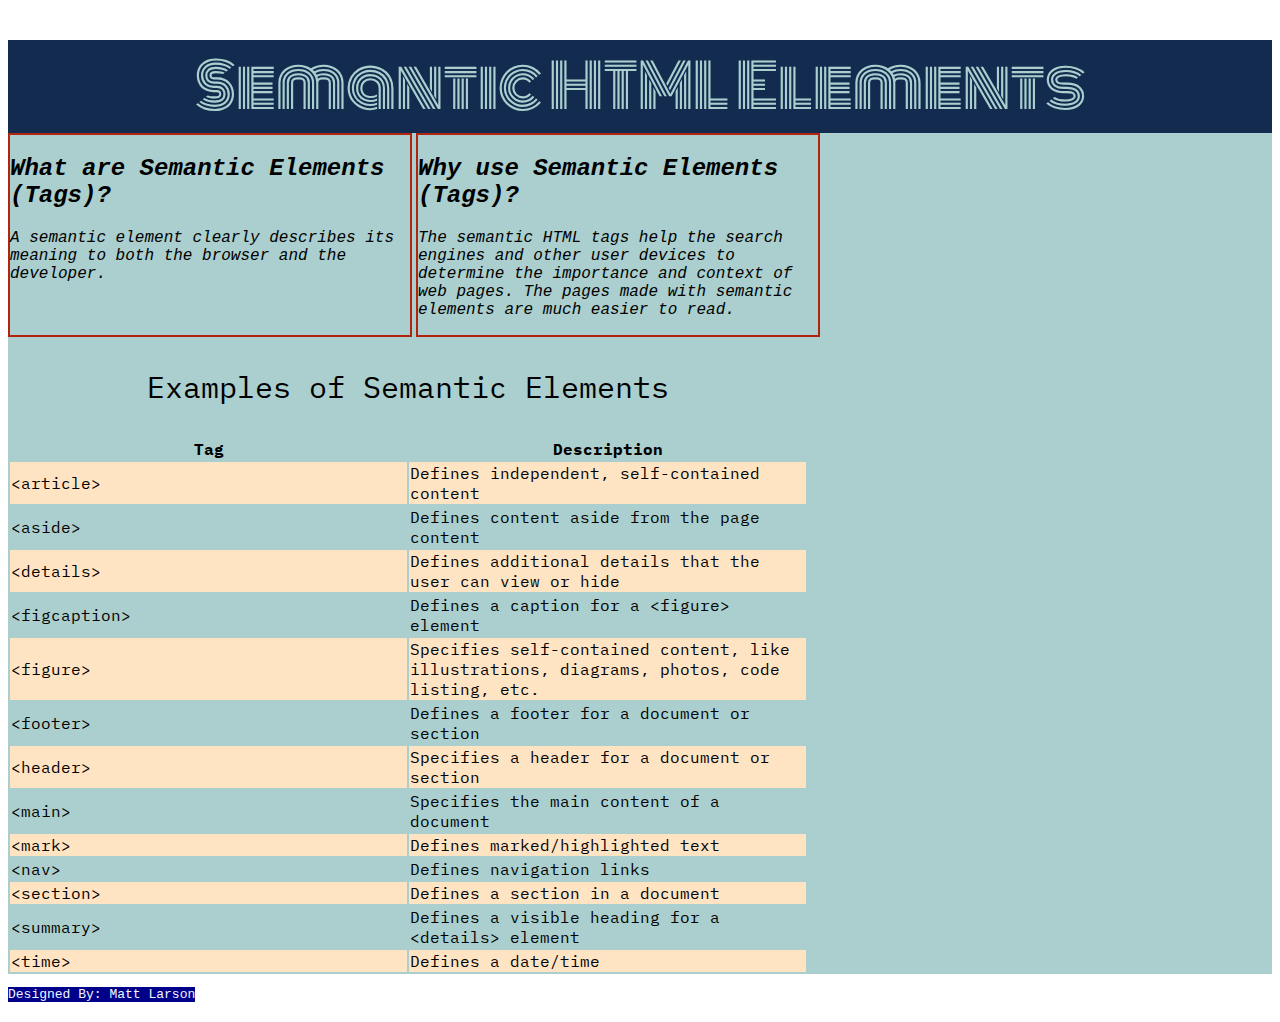
<file: Cheat_Sheat_Project/index.html>
<!DOCTYPE html>
<html lang="en">
<head>
    <meta charset="UTF-8">
    <meta name="viewport" content="width=device-width, initial-scale=1.0">
    <title>Cheat Sheet</title>
    <link rel="stylesheet" href="./Resources/CSS/style.css">
    <link rel="preconnect" href="https://fonts.googleapis.com">
    <link rel="preconnect" href="https://fonts.gstatic.com" crossorigin>
    <link href="https://fonts.googleapis.com/css2?family=IBM+Plex+Mono:ital,wght@0,100;0,200;0,300;0,400;0,500;0,600;0,700;1,100;1,200;1,300;1,400;1,500;1,600;1,700&family=Monoton&display=swap" rel="stylesheet">
</head>
<body>
    <heading>
        <h1>Semantic HTML Elements</h1>
    </heading>

    <main>
        <div class="qa"> 
            <h2 class="question">What are Semantic Elements (Tags)?</h2>
            <p class="answer">A semantic element clearly describes its meaning to both the browser and the developer.</p>
        </div>
       
        <div class="qa">
            <h2 class="question">Why use Semantic Elements (Tags)?</h2>
            <p class="answer">The semantic HTML tags help the search engines and other user devices to determine the importance and context of web pages. The pages made with semantic elements are much easier to read.</p>
        </div>
        <table>
            <head><p id="head">Examples of Semantic Elements</p></head>
            <tr>
                <th>Tag</th>
                <th>Description</th>
            </tr>
            <tr>
                <td>&lt;article&gt;</td>
                <td>Defines independent, self-contained content</td>
            </tr>
            <tr>
                <td>&lt;aside&gt;</td>
                <td>Defines content aside from the page content</td>
            </tr>
            <tr>
                <td>&lt;details&gt;</td>
                <td>Defines additional details that the user can view or hide</td>
            </tr>
            <tr>
                <td>&lt;figcaption&gt;</td>
                <td>Defines a caption for a &lt;figure&gt; element</td>
            </tr>
            <tr>
                <td>&lt;figure&gt;</td>
                <td>Specifies self-contained content, like illustrations, diagrams, photos, code listing, etc.</td>
            </tr>
            <tr>
                <td>&lt;footer&gt;</td>
                <td>Defines a footer for a document or section</td>
            </tr>
            <tr>
                <td>&lt;header&gt;</td>
                <td>Specifies a header for a document or section</td>
            </tr>
            <tr>
                <td>&lt;main&gt;</td>
                <td>Specifies the main content of a document</td>
            </tr>
            <tr>
                <td>&lt;mark&gt;</td>
                <td>Defines marked/highlighted text</td>
            </tr>
            <tr>
                <td>&lt;nav&gt;</td>
                <td>Defines navigation links</td>
            </tr>
            <tr>
                <td>&lt;section&gt;</td>
                <td>Defines a section in a document</td>
            </tr>
            <tr>
                <td>&lt;summary&gt;</td>
                <td>Defines a visible heading for a &lt;details&gt; element</td>
            </tr>
            <tr>
                <td>&lt;time&gt;</td>
                <td>Defines a date/time</td>
            </tr>
        </table>
    </main>
    <footer>
        <p>Designed By: Matt Larson</p>
    </footer>
    
</body>
</html>
</file>
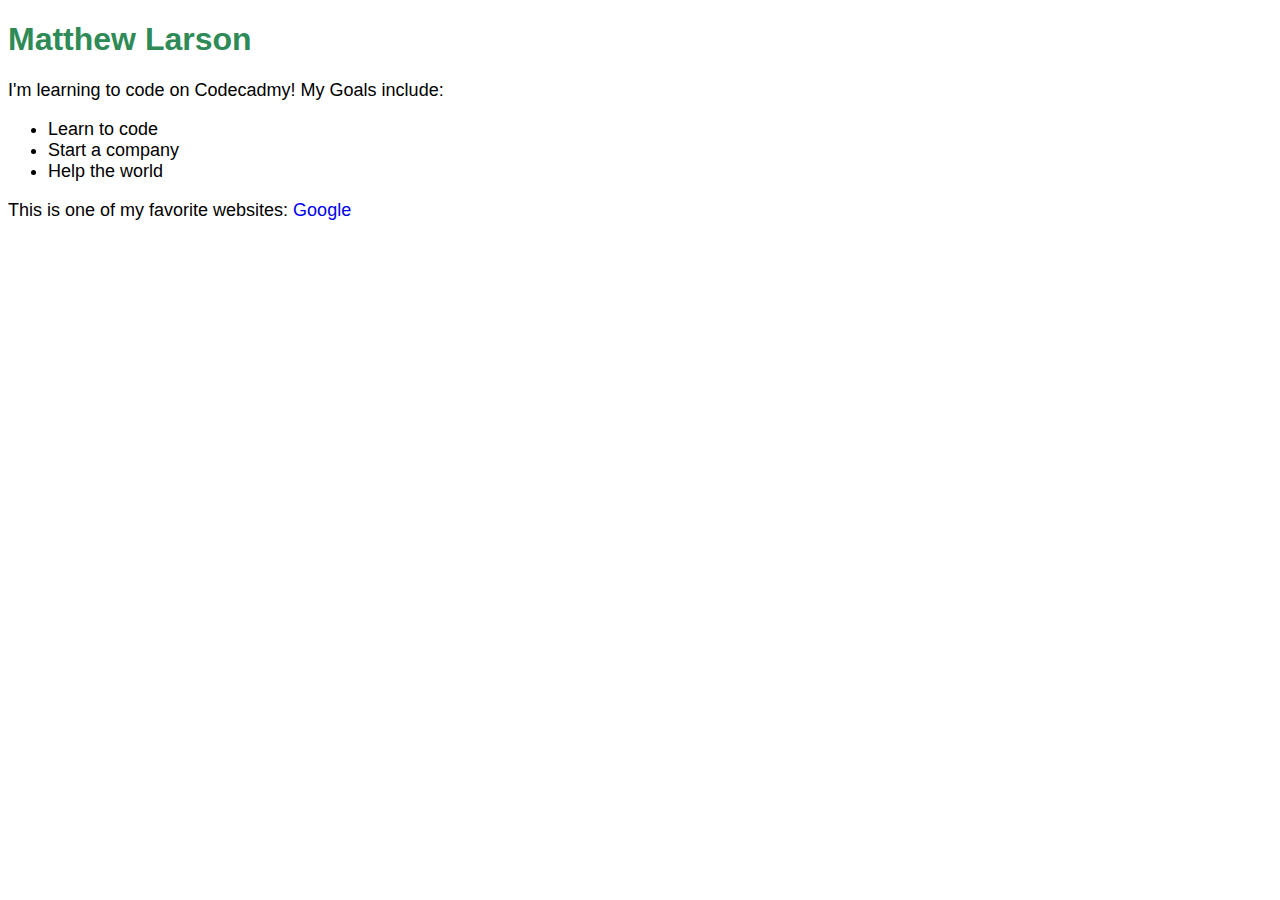
<file: dev_project/index.html>
<!DOCTYPE html>
<html lang="en">
<head>
    <meta charset="UTF-8">
    <meta name="viewport" content="width=device-width, initial-scale=1.0">
    <title>Learning Project</title>
    <link rel="stylesheet" href="./resources/CSS/index.css" type="text/css">
</head>
<body>
    <h1>Matthew Larson</h1>
    <p>I'm learning to code on Codecadmy! My Goals include:</p>
    <ul>
        <li>Learn to code</li>
        <li>Start a company</li>
        <li>Help the world</li>
    </ul>
    <p>This is one of my favorite websites: <a href="https://www.google.com/" target ="_blank">Google</a></p>
</body>
</html>
</file>
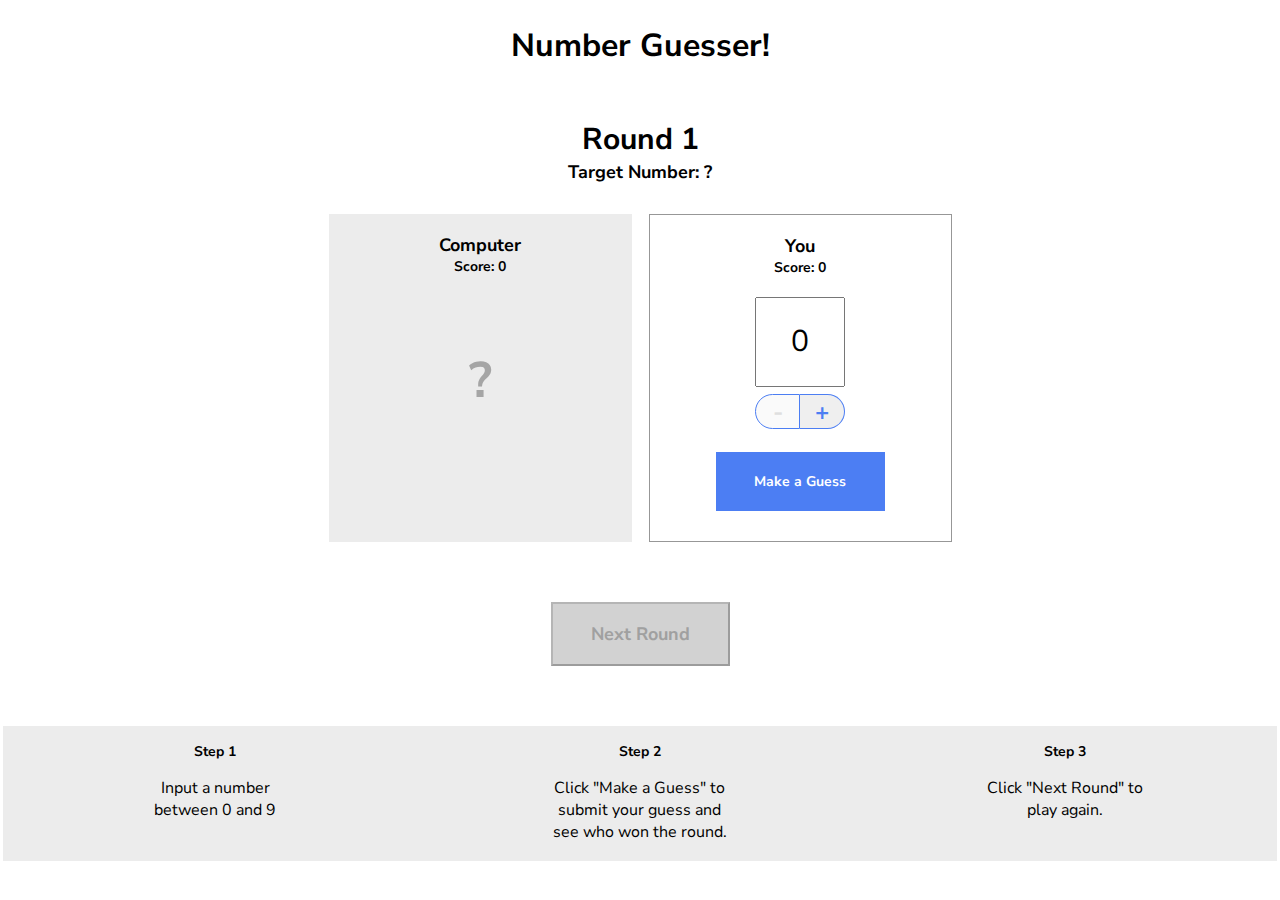
<file: number_guessing_game/index.html>
<!doctype html>

<html>
  <head>
    <title>Number Guesser</title>
    <link href="https://fonts.googleapis.com/css?family=Nunito+Sans:400,700" rel="stylesheet">
    <link rel="stylesheet" href="./style.css">
  </head>
  <body>
    <div class="game-container">
      <header>
        <h1>Number Guesser!</h1>
      </header>
      
      <div class="rounds">
        <p class="round-label">Round <span id="round-number">1</span></p>
        <p class="guess-label">Target Number: <span id="target-number">?</span></p>
      </div>

      <div class="guessing-area">
        <div class="guess computer-guess">
          <div class="guess-title">
            <p class="guess-label">Computer</p>
            <p class="score-label">Score: <span id="computer-score">0</span></p>
          </div>
          <p id="computer-guess">?</p>
          <p class="winning-text" id="computer-wins"></p>
        </div>
        <div class="guess human-guess">
          <div class="guess-title">
            <p class="guess-label">You</p>
            <p class="score-label">Score: <span id="human-score">0</span></p>
          </div>
          <input type="number" id="human-guess" min=0 max=9 value=0>
          <div class="number-controls">
            <button class="number-control left" id="subtract" disabled>-</button>
            <button class="number-control right" id="add">+</button>
          </div>
          <button class="button" id="guess">Make a Guess</button>
        </div>
      </div>

      <div class="next-round-container">
        <button class="button" id="next-round" disabled>Next Round</button>
      </div>

    </div>
    
    <div class="instructions">
      <div class="instruction">
        <h3>Step 1</h3>
        <p>Input a number between 0 and 9</p>
      </div>
      <div class="instruction">
        <h3>Step 2</h3>
        <p>Click "Make a Guess" to submit your guess and see who won the round.</p>
      </div>
      <div class="instruction">
        <h3>Step 3</h3>
        <p>Click "Next Round" to play again.</p>
      </div>
    </div>

    <script src="./script.js"></script>
    <script src="./game.js"></script>
  </body>
</html>
</file>
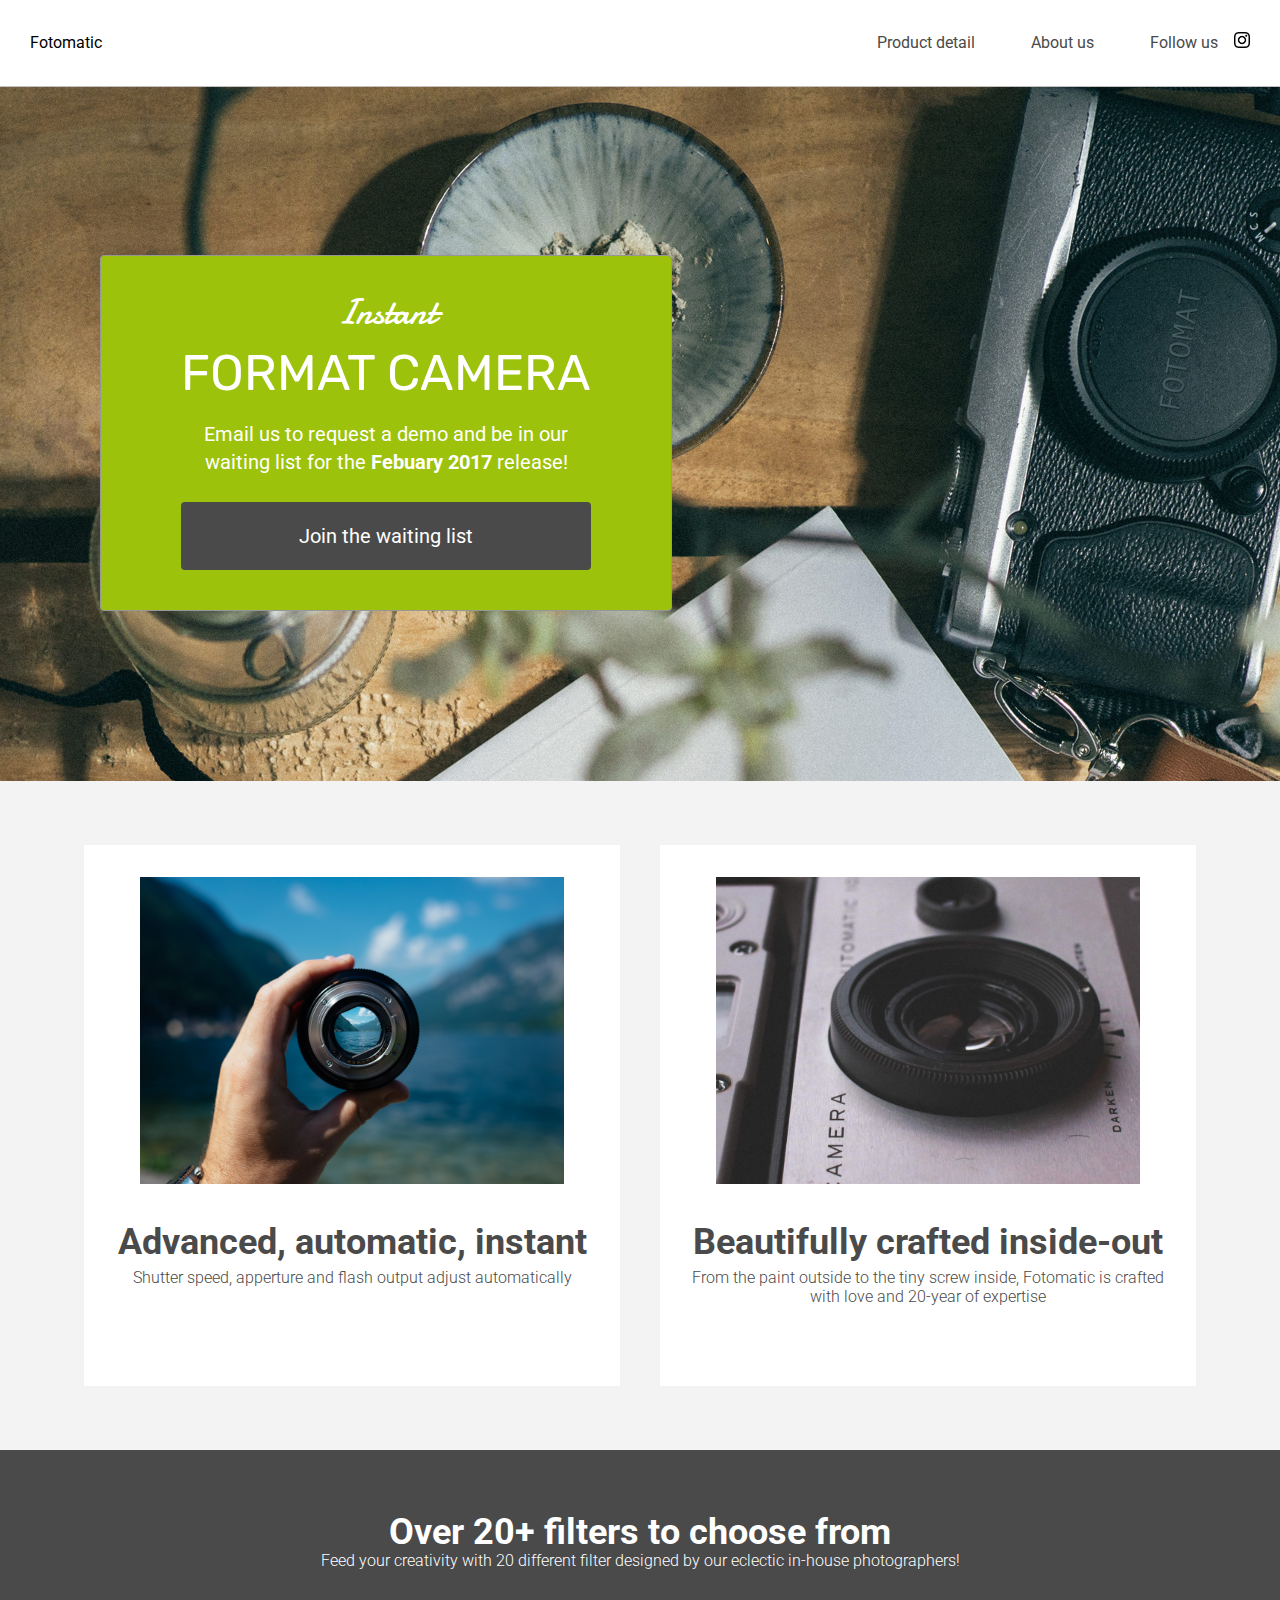
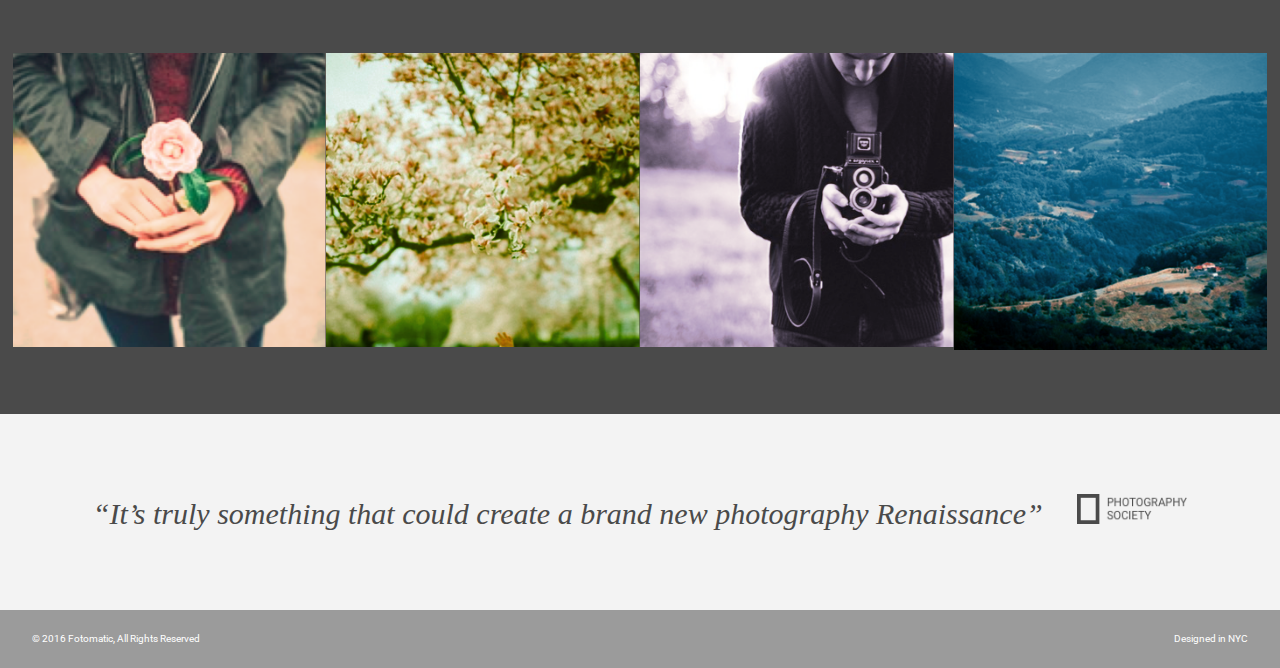
<file: 1240501142158-fotomatic_broken/fotomatic_broken/index.html>
<!DOCTYPE html>
<html>
<head>
  <link href="https://fonts.googleapis.com/css?family=Damion" rel="stylesheet">
  <link href="https://fonts.googleapis.com/css?family=Rubik" rel="stylesheet">
  <link href="https://fonts.googleapis.com/css?family=Roboto:300,400,600,700" rel="stylesheet">
  <link href="https://fonts.googleapis.com/css2?family=Roboto+Mono:ital,wght@0,100..700;1,100..700&display=swap" rel="stylesheet">
  <link rel="stylesheet" href="./resources/css/reset.css">
  <link rel="stylesheet" href="./resources/css/style.css">
  <meta charset="UTF-8">
</head>
<body>
  <!-- Header -->
  <header>
    <div class="content">
      <a href="index.html" class="desktop logo">Fotomatic</a>
      <nav class="desktop">
        <ul>
          <li><a href="#">Product detail</a></li>
          <li><a href="#">About us</a></li>
          <li><a href="https://www.instagram.com/">Follow us <img class="icon" src="./resources/images/instagram.png"></a></li>
        </ul>
      </nav>
      <nav class="mobile">
        <ul>
          <li><a href="#"><img src="./resources/images/ic-logo.svg"></a></li>
          <li><a href="#"><img src="./resources/images/ic-product-detail.svg"></a></li>
          <li><a href="#"><img src="./resources/images/ic-about-us.svg"></a></li>
          <li><a href="#" class="button">Join us</a></li>
        </ul>
      </nav>
    </div>
  </header>

  <!-- Main Content -->
  <div class="main-content">

    <!-- Sign Up Section -->
    <div id="sign-up-section" class="banner">
      <div id="sign-up-cta">
        <div class="content center">
          <div class="header">
            <h2 class="cursive">Instant</h2>
            <h1 class="striking">FORMAT CAMERA</h1>
          </div>
          <div class="email">
            <span>
              Email us to request a demo and be in our waiting list for the <strong>Febuary 2017</strong> release!
            </span>
            <div class="button">Join the waiting list</div>
          </div>
        </div>
      </div>
    </div>

    <!-- Features Section -->
    <div id="features-section">
      <div class="feature">
        <div class="center">
          <div class="image-container">
            <img src="./resources/images/feature-1.png" />
          </div>
          <div class="content">
            <h2>Advanced, automatic, instant</h2>
            <h3>Shutter speed, apperture and flash output adjust automatically</h3>
          </div>
        </div>
      </div>
      <div class="feature">
        <div class="center">
          <div class="image-container">
            <img src="./resources/images/feature-2.png" />
          </div>
          <div class="content">
            <h2>Beautifully crafted inside-out</h2>
            <h3>From the paint outside to the tiny screw inside, Fotomatic is crafted with love and 20-year of expertise</h3>
          </div>
        </div>
      </div>
    </div>

    <!-- Filters Section -->
    <div id="filters-section">
      <div class="content center">
        <h2>Over 20+ filters to choose from</h2>
        <h3>Feed your creativity with 20 different filter designed by our eclectic in-house photographers!</h3>
      </div>
      <div class="images-container">
        <div class="image-container">
          <img src="./resources/images/filter-1.png" />
        </div>
        <div class="image-container">
          <img src="./resources/images/filter-2.png" />
        </div>
        <div class="image-container">
          <img src="./resources/images/filter-3.png" />
        </div>
        <div class="image-container extra">
          <img src="./resources/images/filter-4.png" />
        </div>
      </div>
    </div>

     <!-- Quotes Section -->
    <div id="quotes-section">
      <div class="content center">
        <span class="quote">“It’s truly something that could create a brand new photography Renaissance”</span>
        <img class="quote-citation" src="./resources/images/photography-logo.png" />
      </div>
    </div>

     <!-- Footer -->
    <footer>
      <div class="content">
        <span class="copyright">© 2016  Fotomatic, All Rights Reserved</span>
        <span class="location">Designed in NYC</span>
      </div>
    </footer>

  </div>
</body>
</html>
</file>
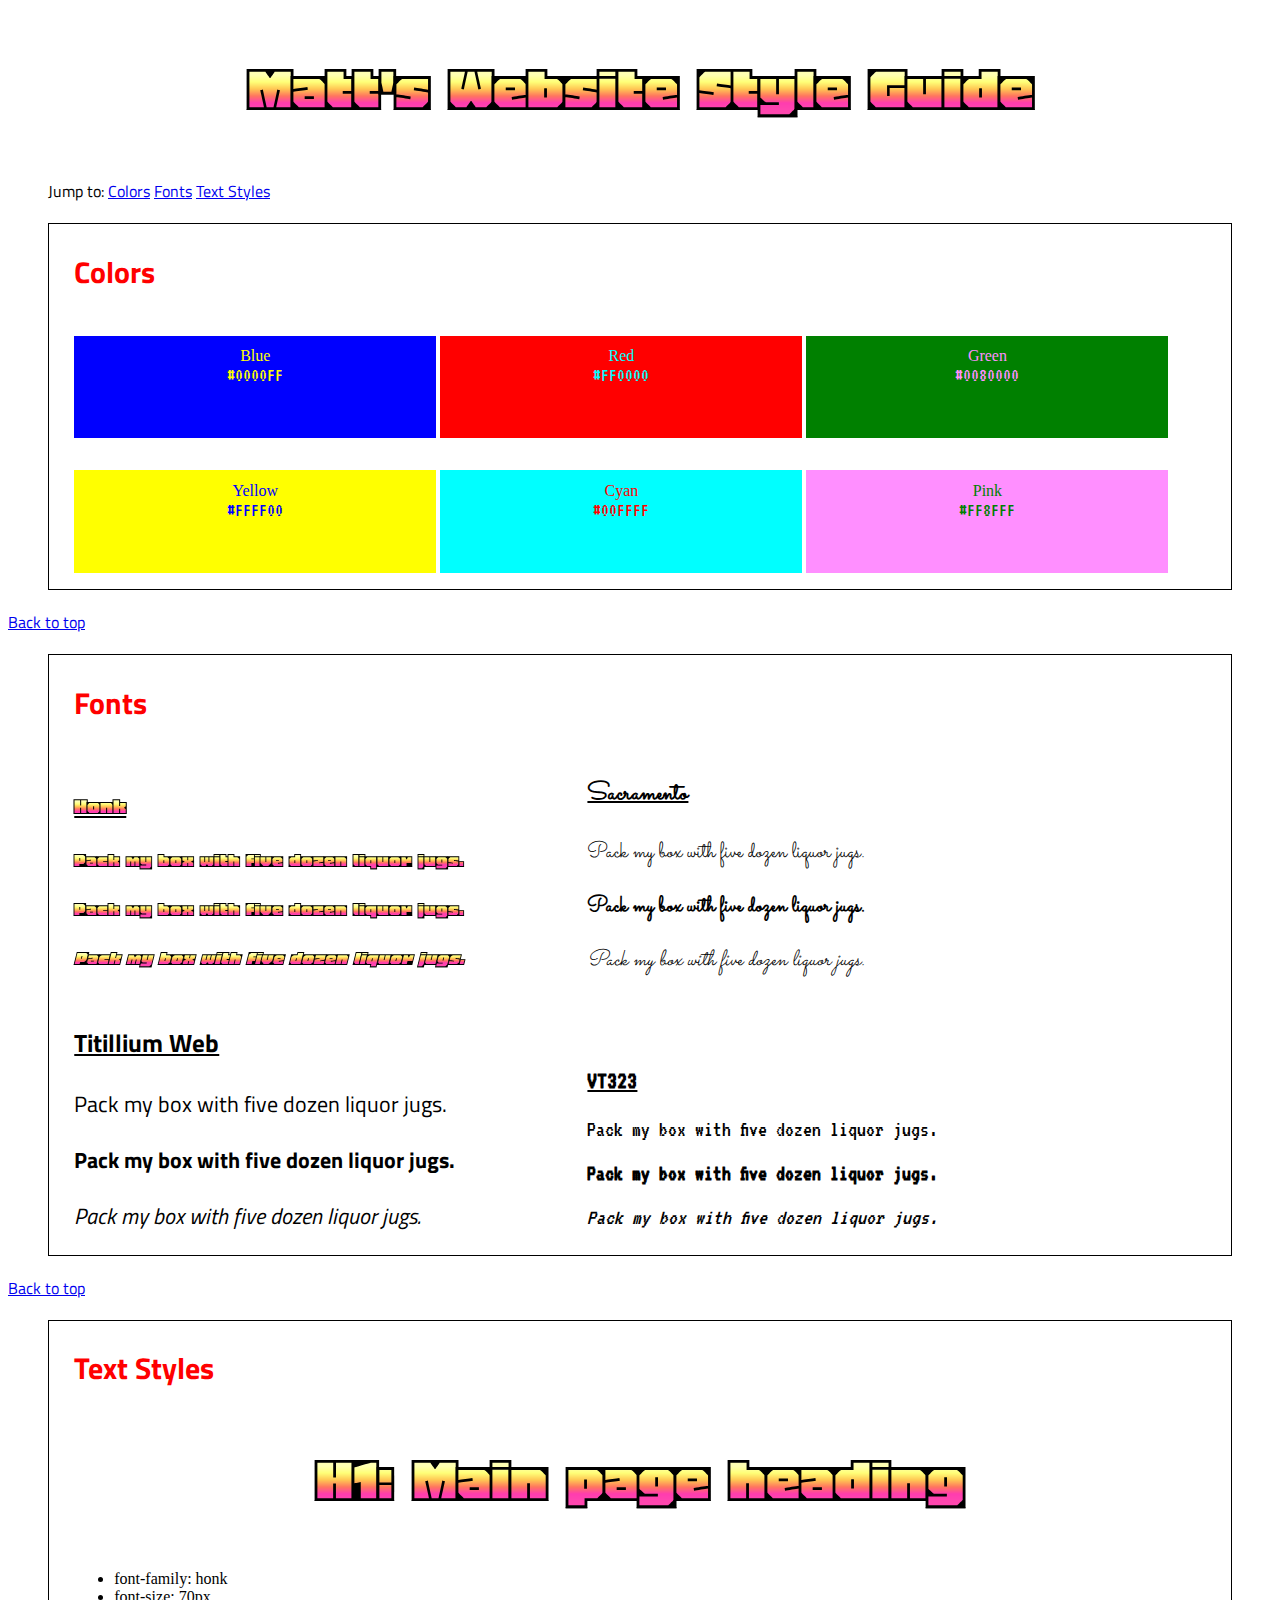
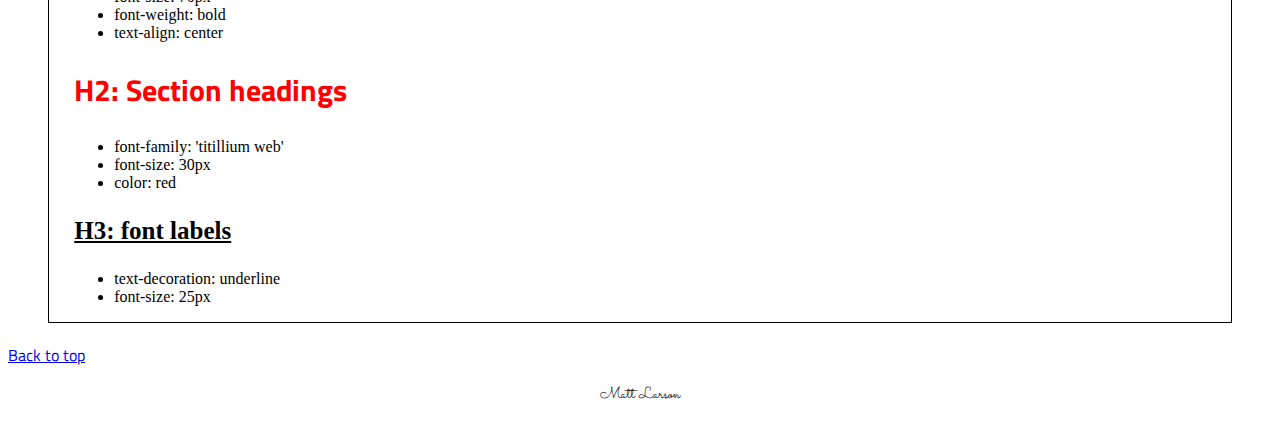
<file: website-design-system-starting/starting/index.html>
<!DOCTYPE html>
<html lang="en">
<head>
    <meta charset="UTF-8">
    <meta name="viewport" content="width=device-width, initial-scale=1.0">
    <title>Matt's Website Style Guide</title>
    <link rel="stylesheet" href="styles.css">
    <link rel="preconnect" href="https://fonts.googleapis.com">
    <link rel="preconnect" href="https://fonts.gstatic.com" crossorigin>
    <link href="https://fonts.googleapis.com/css2?family=Honk&family=Sacramento&family=Titillium+Web:ital,wght@0,200;0,300;0,400;0,600;0,700;0,900;1,200;1,300;1,400;1,600;1,700&family=VT323&display=swap" rel="stylesheet">
</head>
<body>
    <header id="top">
        <h1>Matt's Website Style Guide</h1>
    </header>
    <div class="page-links">
        <ul>
            <li>Jump to:</li>
            <li><a href="#colors">Colors</a></li>
            <li><a href="#fonts">Fonts</a></li>
            <li><a href="#text-styles">Text Styles</a></li>
        </ul>
    </div>
    
<main>
    <div class="colors" id="colors">
        <h2>Colors</h2>
        <ul id="blue">
           <li class="color_name">Blue</li>
           <li class="code">#0000FF</li>
        </ul>
        <ul id="red">
            <li class="color_name">Red</li>
            <li class="code">#FF0000</li>
        </ul>
        <ul id="green">
            <li class="color_name">Green</li>
            <li class="code">#0080000</li>
        </ul>
        <ul id="yellow">
            <li class="color_name">Yellow</li>
            <li class="code">#FFFF00</li>
        </ul>
        <ul id="cyan">
            <li class="color_name">Cyan</li>
            <li class="code">#00FFFF</li>
        </ul>
        <ul id="pink">
            <li class="color_name">Pink</li>
            <li class="code">#FF8FFF</li>
        </ul>

    </div>

    <p class="page-links"><a href="#top">Back to top</a></p>

    <div class="fonts" id="fonts">
        <h2>Fonts</h2>
        <div class="font" id="honk">
            <h3>Honk</h3>
            <p>Pack my box with five dozen liquor jugs.</p>
            <p class="bold">Pack my box with five dozen liquor jugs.</p>
            <p class="italic">Pack my box with five dozen liquor jugs.</p>
        </div>
        <div class="font" id="sacramento">
            <h3>Sacramento</h3>
            <p>Pack my box with five dozen liquor jugs.</p>
            <p class="bold">Pack my box with five dozen liquor jugs.</p>
            <p class="italic">Pack my box with five dozen liquor jugs.</p>
        </div>
        <div class="font" id="titillium">
            <h3>Titillium Web</h3>
            <p>Pack my box with five dozen liquor jugs.</p>
            <p class="bold">Pack my box with five dozen liquor jugs.</p>
            <p class="italic">Pack my box with five dozen liquor jugs.</p>
        </div>
        <div class="font" id="vt323">
            <h3>VT323</h3>
            <p>Pack my box with five dozen liquor jugs.</p>
            <p class="bold">Pack my box with five dozen liquor jugs.</p>
            <p class="italic">Pack my box with five dozen liquor jugs.</p>
        </div>
    </div>
    <p class="page-links"><a href="#top">Back to top</a></p>

    <div class="text-styles" id="text-styles">
        <h2>Text Styles</h2>
        <div id="h1">
            <h1>H1: Main page heading</h1>
            <ul>
                <li>font-family: honk</li>
                <li>font-size: 70px</li>
                <li>font-weight: bold</li>
                <li>text-align: center</li>
            </ul>
        </div>
        <div id="h2">
            <h2>H2: Section headings</h2>
            <ul>
                <li>font-family: 'titillium web'</li>
                <li>font-size: 30px</li>
                <li>color: red</li>
            </ul>
        </div>
        <div id="h3">
            <h3>H3: font labels</h3>
            <ul>
                <li>text-decoration: underline</li>
                <li>font-size: 25px</li>
            </ul>
        </div>
    </div>
    <p class="page-links"><a href="#top">Back to top</a></p>
</main>
    <p id="signature">Matt Larson</p>
</body>
</html>
</file>
<file: Cheat_Sheat_Project/Resources/CSS/style.css>
h1{
    font-family: monoton, monospace, sans-serif;
    font-size: 60px;
    font-weight: lighter;
    color: rgb(170, 207, 206);
    background-color: rgb(18, 43, 79);
    text-align: center;
    margin-bottom: 0px;
    min-width: max-content;
}

main{
    background-color: rgb(170, 207, 206);
    min-width: fit-content;
}

.question{
    font-style: italic;
    font-family: monospace, sans-serif;
}

.answer{
    font-style: italic;
    font-family: monospace, sans-serif;
}

.qa{
    height: 200px;
    width: 400px;
    border: 2px solid rgb(177, 36, 14);
    display: inline-table;    
}

table{
    font-family: 'IBM Plex Mono', sans-serif;
    table-layout: fixed;
    width: 800px;
}

#head{
    font-family: 'IBM Plex Mono', sans-serif;
    text-align: center;
    font-size: 30px;
    width: 800px;
}

tr:nth-child(even){
    background-color: bisque;
}

footer{
    font-size: small;
    font-family: 'Courier New', Courier, monospace;
    background-color:darkblue;
    color: aliceblue;
    width: fit-content;
}
</file>
<file: dev_project/resources/CSS/index.css>
* {
    font-family: Helvetica, Arial, sans-serif;
  }
  
  
  h1 {
    color: SeaGreen;
  }
  
  
  p, 
  li {
    font-size: 18px;
  }
  
  
  a {
    text-decoration: none;
  }
</file>
<file: number_guessing_game/style.css>
* {
  font-family: 'Nunito Sans';
  box-sizing: border-box;
}

body {
  margin: 0 auto;
  padding: 3px;
  background-color: #fff;
}

.game-container {
  max-width: 640px;
  margin: 0 auto;
  text-align: center;
}

header {
  display: flex;
  justify-content: center
}

.rounds {
  display: flex;
  flex-direction: column;
  align-items: center;
  margin-bottom: 30px;
}

.round-label {
  font-size: 30px;
  font-weight: 700;
  margin-bottom: 0px;
}

.guess {
  min-width: 303px;
  height: 328px;
  display: flex;
  flex-direction: column;
  align-items: center;
  padding: 19px;
}

.guessing-area {
  display: flex;
  justify-content: space-around;
  align-items: flex-start;
  margin-bottom: 60px;
}

.guess-title {
  display: flex;
  flex-direction: column;
  align-items: center;
  justify-content: flex-start;
  margin-bottom: 20px;
}

.guess-label {
  font-size: 18px;
  font-weight: 700;
  margin: 0;
}

.score-label {
  font-size: 14px;
  font-weight: 700;
  margin: 0;
}

.target-guess {
  display: flex;
  flex-direction: column;
  align-items: center;
  justify-content: flex-start;
}

.computer-guess {
  background-color: #ececec;
}

#computer-guess {
  font-size: 50px;
  font-weight: 700;
  color: #a5a5a5;
}

.human-guess {
  border: 1px solid #979797;
}

.guess input {
  height: 90px;
  width: 90px;
  font-size: 30px;
  text-align: center;
  margin: 0 auto;
  margin-bottom: 7px;
}

.number-controls {
  font-size: 0;
  margin-bottom: 23px;
}

.number-control {
  border: solid 1px #4c7ef3;
  display: inline-block;
  width: 45px;
  height: 35px;
  font-size: 24px;
  font-weight: 700;
  color: #4c7ef3;
  cursor: pointer;
}

.number-controls button[disabled] {
  color: #dfdfdf;
  cursor: default;
}

.left {
  border-top-left-radius: 22.5px;
  border-bottom-left-radius: 22.5px;
}

.right {
  border-top-right-radius: 22.5px;
  border-bottom-right-radius: 22.5px;
  border-left-width: 0px;
}

.controls {
  display: flex;
  justify-content: space-around;
}

.button {
  background-color: #4c7ef3;
  color: #fff;
  cursor: pointer;
}

#guess {
  padding: 20px;
  width: 169px;
  height: 59px;
  border: none;
  font-weight: 700;
  font-size: 14px;
}

input[type=number]::-webkit-inner-spin-button {
  -webkit-appearance: none;
}

#next-round {
  width: 179px;
  height: 64px;
  font-size: 18px;
  font-weight: bold;
  margin-left: auto;
  margin-right: auto;
  margin-bottom: 60px;
}
  
.button[disabled] {
  background-color: #d2d2d2;
  color: #a0a0a0;
  cursor: default;
}

.instructions {
  background-color: #ececec;
  width: 100%;
  display: flex;
  justify-content: space-around;
}

.instruction {
  width: 180px;
  padding: 2px;
  text-align: center;
}

.instructions h3 {
  font-size: 14px;
}


.winning-text, .winning-text[disabled] {
  color: #ec3636;
  font-weight: 700;
}
</file>
<file: 1240501142158-fotomatic_broken/fotomatic_broken/resources/css/style.css>
/* Universal Styles */

html {
  font-family: "Roboto", sans-serif;
  font-size: 16px;
}

header{
  z-index: 10;

}
 
.desktop .logo{
  color: #4A4A4A;
  font-size: 24px;
  font-family: 'Roboto Mono', sans-serif;
}

.desktop ul{
  color: #4a4a4a;
  font-size: 16px;
  font-family: 'Roboto', sans-serif;
  line-height: 1.6;
}

.main-content {
  position: relative;
  top: 5.3125rem; /* To offset for fixed header. */
}

.banner{
  background-image: url(../images/banner-landingpage.jpg);
  background-size: cover;
}

.image-container{
  object-fit: contain;
  max-width: 90%;
  max-height: 65%;
}

#sign-up-cta{
  margin-top: 170px;
  margin-left: 100px;
}


.center {
  text-align: center;
}

.button {
  border-radius: 4px;
  background-color: #4a4a4a;
  color: white;
}

.image-container {
  overflow: hidden;
}

.image-container img {
  display: block;
}

@media only screen and (max-width: 760px) {
  .main-content {
    top: 2.5625rem;
  }
}

/* Header */

header {
  position: fixed;
  width: 100%;
  border-bottom: solid 1px #c6c1c1;
  background-color: white;
}

header .content {
  display: flex;
  align-items: center;
  padding: 1.875rem;
}

header .logo {
  flex: 1;
}

header nav ul {
  display: flex;
}

nav li {
  padding-left: 3.5rem;
}

nav a {
  vertical-align: bottom;
  line-height: 1.6;
  font-size: 1rem;
  color: #4a4a4a;
}

header .icon {
  width: 1rem;
  padding-left: .75rem;
}

header .mobile {
  display: none;
}

@media only screen and (max-width: 760px) {
  header .desktop {
    display: none;
  }

  header .mobile {
    display: block;
    width: 100%;
  }

  header .content {
    padding: .5rem 0;
  }

  header .mobile ul {
    display: flex;
    justify-content: space-around;
    align-items: center;
    width: 100%;
  }

  header .mobile li {
    padding: 0;
  }

  header .mobile .button {
    padding: .1875rem .5rem;
    background-color: #9dc20b;
    line-height: 1.6;
    color: white;
  }
}

/* Sign Up Section */

#sign-up-section {
  display: flex;
  justify-content: flex-start;
  align-items: flex-start;
  height: 43.5rem;
}

#sign-up-cta {
  padding: 0 5rem 2.5rem 5rem;
  border: solid 1px #979797;
  border-radius: 4px;
  background-color: #9dc20b;
}

#sign-up-cta .content {
  width: 25.625rem;
  margin-top: 2rem;
  font-family: "Roboto", sans-serif;
  font-size: 1.25rem;
  line-height: 1.4;
  color: white;
}

#sign-up-cta h1 {
  font-size: 3.125rem;
}

#sign-up-cta h2 {
  font-size: 2.25rem;
}

#sign-up-cta span strong {
  font-weight: bold;
}

#sign-up-cta .cursive {
  font-family: "Damion", cursive;
}

#sign-up-cta .striking {
  font-family: "Rubik", sans-serif;
  padding-bottom: .75rem;
}

#sign-up-cta .button {
  margin-top: 1.625rem;
  padding: 1.25rem 7.25rem;
}

@media only screen and (max-width: 760px) {
  #sign-up-section {
    align-items: center;
    justify-content: center;
    height: 28rem;
  }

  #sign-up-cta {
    position: static;
    width: auto;
    height: auto;
    background-color: transparent;
    border: none;
  }

  #sign-up-cta .content {
    margin-top: 0;
  }

  #sign-up-cta .email {
    display: none;
  }

  #sign-up-cta h1 {
    font-size: 3.125rem;
  }

  #sign-up-cta h2 {
    font-size: 2.25rem;
  }
}

@media only screen and (max-width: 450px) {
  #sign-up-section {
    height: 20rem;
  }

  #sign-up-cta h1 {
    font-size: 2.25rem;
  }

  #sign-up-cta h2 {
    font-size: 2rem;
  }
}

/* Features Section */

#features-section {
  display: flex;
  flex-wrap: wrap;
  justify-content: space-between;
  max-width: 100%;
  padding: 4rem 5%;
  background-color: #f3f3f3;
  box-sizing: border-box;
}

.feature {
  flex: 1 1 40%;
  padding: 2rem;
  margin: 0px 1.25rem;
  background-color: white;
  padding-bottom: 80px;
}

.feature .image-container {
  width: 100%;
  padding-bottom: 65%;
  position: relative;
  overflow: hidden;
  margin: 0 auto;
}

.feature .image-container img{
  position: absolute;
  top: 0;
  left: 0;
  width: 100%;
  height: 100%;
  object-fit: cover;
}

.feature h2 {
  padding-top: 40px;
  padding-bottom: .5rem;
  font-size: 2.25rem;
  font-weight: bold;
  color: #4a4a4a;
}

.feature h3 {
  font-size: 1rem;
  line-height: 1.2;
  font-weight: 300;
  color: #4a4a4a;
}

@media only screen and (max-width: 890px) {
  .feature h2 {
    font-size: 1.125rem;
    line-height: 1.3;
    font-weight: normal;
  }

  .feature h3 {
    font-size: .875rem;
    line-height: 1.4;
  }
}

@media only screen and (max-width: 760px) {
  #features-section {
    flex-flow: column;
    padding: 0;
  }

  .feature {
    margin: 0;
    padding: 1.25rem 1rem 0 1rem;
  }
}

/* Filters Section */

#filters-section {
  max-width: 100%;
  padding: 4rem 0;
  background-color: #4a4a4a;
  box-sizing: border-box;
}

#filters-section .content {
  padding: 0 .625rem;
  margin-bottom: 5rem;
}

#filters-section .content h2 {
  font-size: 2.25rem;
  font-weight: bold;
  color: white;
  
}

#filters-section .content h3 {
  font-size: 1rem;
  line-height: 1.4;
  font-weight: 300;
  color: white;
}


#filters-section .images-container {
  display: flex;
  flex-wrap: wrap;
  justify-content: space-between;
  padding: 0 1%;
}

#filters-section .image-container{
  flex: 1 1 22%;
  box-sizing: border-box;
}

#filters-section .images-container img{
  width: 100%;
  height: auto;
  display: block;
}

@media only screen and (max-width: 760px) {
  #filters-section {
    padding: 1.5rem 0 0 0;
  }

  #filters-section .content {
    margin-bottom: 1rem;
  }

  #filters-section .content h2 {
    padding-bottom: .625rem;
    font-size: 1.125rem;
    line-height: 1.3;
    font-weight: normal;
  }

  #filters-section .content h3 {
    font-size: .875rem;
    line-height: 1.4;
  }

  #filters-section .images-container {
    padding: 0;
  }

  #filters-section .extra {
    display: none;
  }
}

/* Quotes Section */

#quotes-section {
  background-color: #f3f3f3;
}

#quotes-section .content {
  padding: 5rem 0;
}

#quotes-section .quote {
  padding-right: 1.875rem;
  font-family: "Palatino", serif;
  font-size: 1.875rem;
  line-height: 1.1;
  font-style: italic;
  color: #4a4a4a;
}

#quotes-section .quote-citation {
  height: 1.875rem;
}

@media only screen and (max-width: 760px) {
  #quotes-section content {
    padding: 1.875rem .625rem;
  }

  #quotes-section .quote {
    font-size: 1.5rem;
    line-height: 1.4;
  }

  #quotes-section .quote-citation {
    display: block;
    padding-top: 1rem;
    margin: auto;
  }
}

/* Footer */

footer {
  background-color: #9b9b9b;
  padding: 1.5rem 2rem;
}

footer .content {
  color: white;
  display: flex;
  font-size: .75rem;
}

footer .copyright {
  flex-grow: 1;
}

@media only screen and (min-width: 760px) {
  footer .content {
    font-size: .625rem;
  }
}
</file>
<file: website-design-system-starting/starting/styles.css>
h1{
    font-family: honk;
    font-size: 70px;
    font-weight: bold;
    text-align: center;
}

h2{
    font-family: 'titillium web';
    font-size: 30px;
    color: red;
}

h3{
    text-decoration: underline;
    font-size: 25px;
}

.page-links{
    font-family: 'Titillium Web';
}

.page-links ul li{
    display: inline-block;
}

#blue{
    background-color: blue;
    color: #FFFF00;
}

#red{
    background-color: red;
    color: #00FFFF;
}

#green{
    background-color: green;
    color: #ff8fff;
}

#yellow{
    background-color: yellow;
    color: blue;
}

#cyan{
    background-color: cyan;
    color: red;
}

#pink{
    background-color: #ff8fff;
    color: green;
}

.color_name{
    font-family: 'titllium web';
}

.code{
    font-family: 'vt323';
    font-size: 20px;
}

.colors{
    border: 1px solid black;
    margin: 20px 40px;
    padding: 0% 2%;
}

.colors ul{
    display: inline-block;
    width:30%;
    height: 80px;
    text-align: center;
    list-style-type: none;
    padding: 1%;
}

.colors ul:hover{
    width: 32%;
    height: 84px;
}

.fonts{
    border: 1px solid black;
    margin: 20px 40px;
    padding: 0% 2%;
}

.fonts .font{
    display: inline-block;
    width: 45%
}

.fonts p{
    font-size: 22px;
}

#honk{
    font-family: 'Honk';
}

#sacramento{
    font-family: 'Sacramento';
}

#vt323{
    font-family: 'VT323';
}

#titillium{
    font-family: 'Titillium Web';
}

.italic{
    font-style: italic;
}

.bold{
    font-weight: bold;
}

h3{
    font-size: 23;
}

.text-styles{
    border: 1px solid black;
    margin: 20px 40px;
    padding: 0% 2%;
}

#signature{
    font-family: 'Sacramento';
    font-size: 16px;
    text-align: center;
}
</file>
